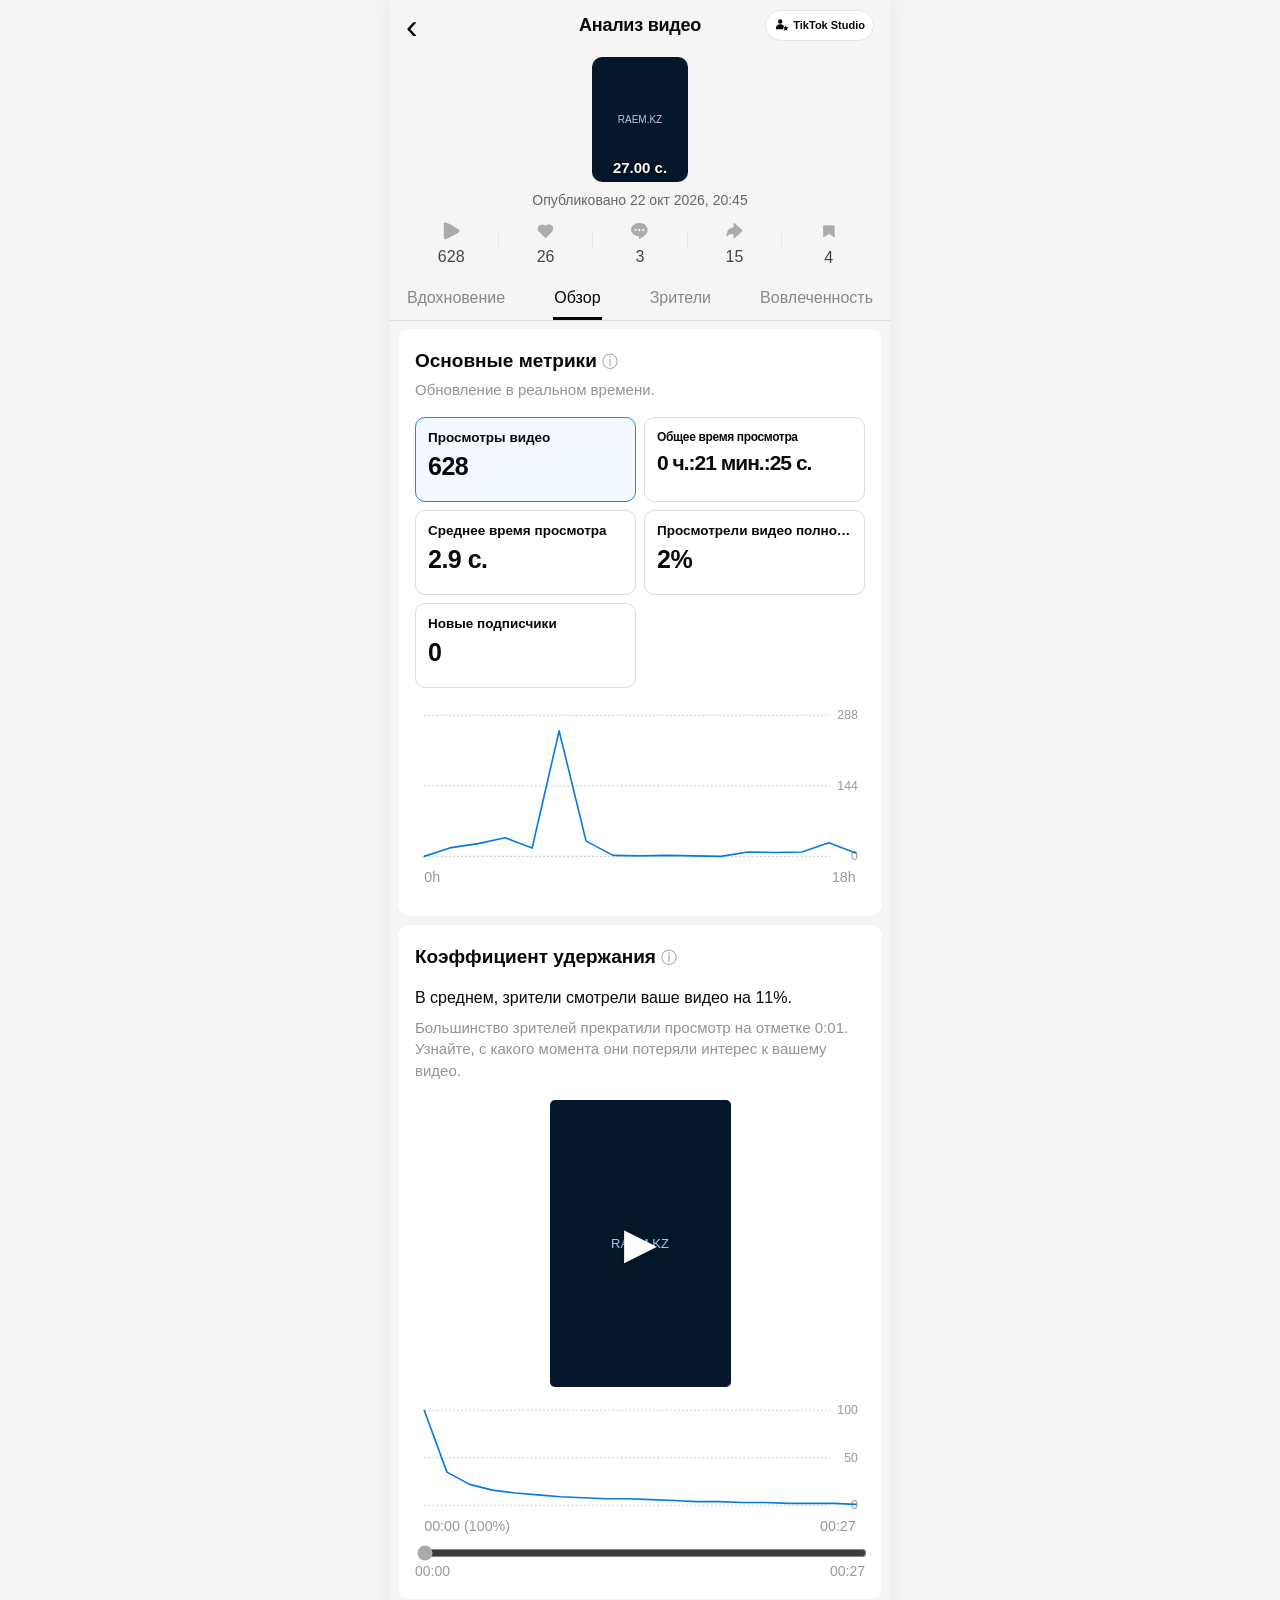
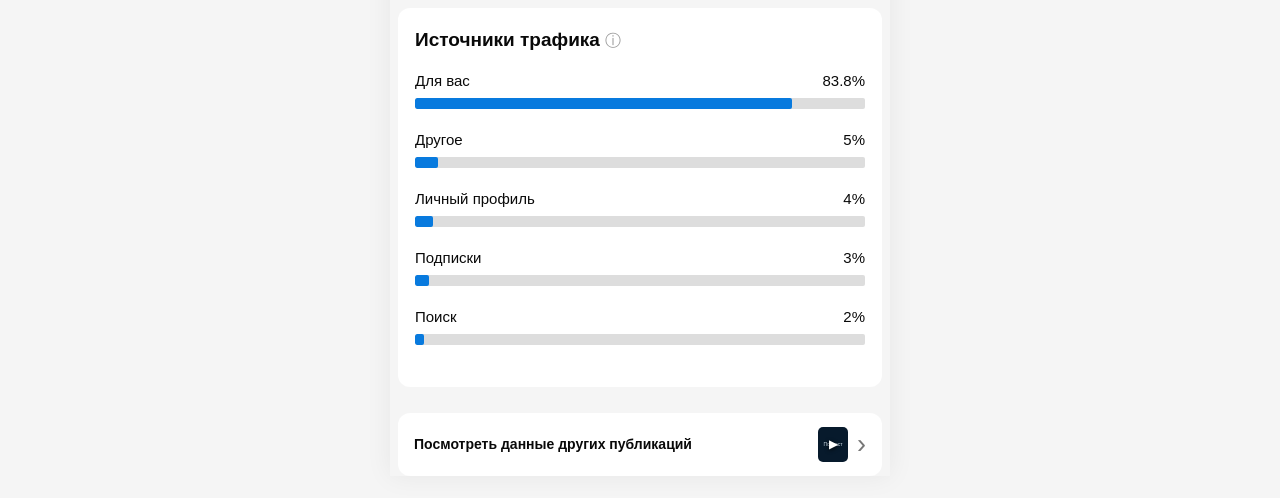
<file: index.html>
<!doctype html><html lang="ru"><head><meta charset="UTF-8"><meta name="viewport" content="width=device-width,initial-scale=1,viewport-fit=cover"><meta name="theme-color" content="#f5f5f5"><title>Анализ видео — TikTok Studio</title><link rel="stylesheet" href="style.css?v=20261025-78"><style>.metric.total-watch-metric .value,.metric.total-watch-metric .value[style]{font-size:21px!important;letter-spacing:-1px!important}.metric.total-watch-metric .name{font-size:12px!important;letter-spacing:-.35px!important;overflow:visible!important;text-overflow:clip!important;white-space:nowrap!important}.metrics .metric .name{font-weight:550!important}.nav{justify-content:center!important;gap:clamp(7px,2.1vw,13px)!important;padding-left:5px!important;padding-right:5px!important}.nav .tab{flex:0 0 auto!important;padding-left:2px!important;padding-right:2px!important}.nav{justify-content:space-between!important;gap:0!important;padding-left:8px!important;padding-right:8px!important}.nav .tab{flex:0 1 auto!important;padding-left:1px!important;padding-right:1px!important}.nav{padding-left:16px!important;padding-right:16px!important}.gender-wrap{margin-top:18px!important;margin-bottom:20px!important}.gender{width:190px!important;height:95px!important;border-radius:190px 190px 0 0!important}.gender-center{left:32px!important;width:126px!important;height:63px!important;border-radius:126px 126px 0 0!important}.top,.floating-chrome .top{height:50px!important}.videohead .actions .action .ui-icon{width:19px!important;height:19px!important}.videohead .actions .action-bookmark .ui-icon{width:16px!important;height:21px!important}</style></head><body><div id="app"></div><script src="analytics-v18.js?v=20261025-78"></script></body></html>
</file>
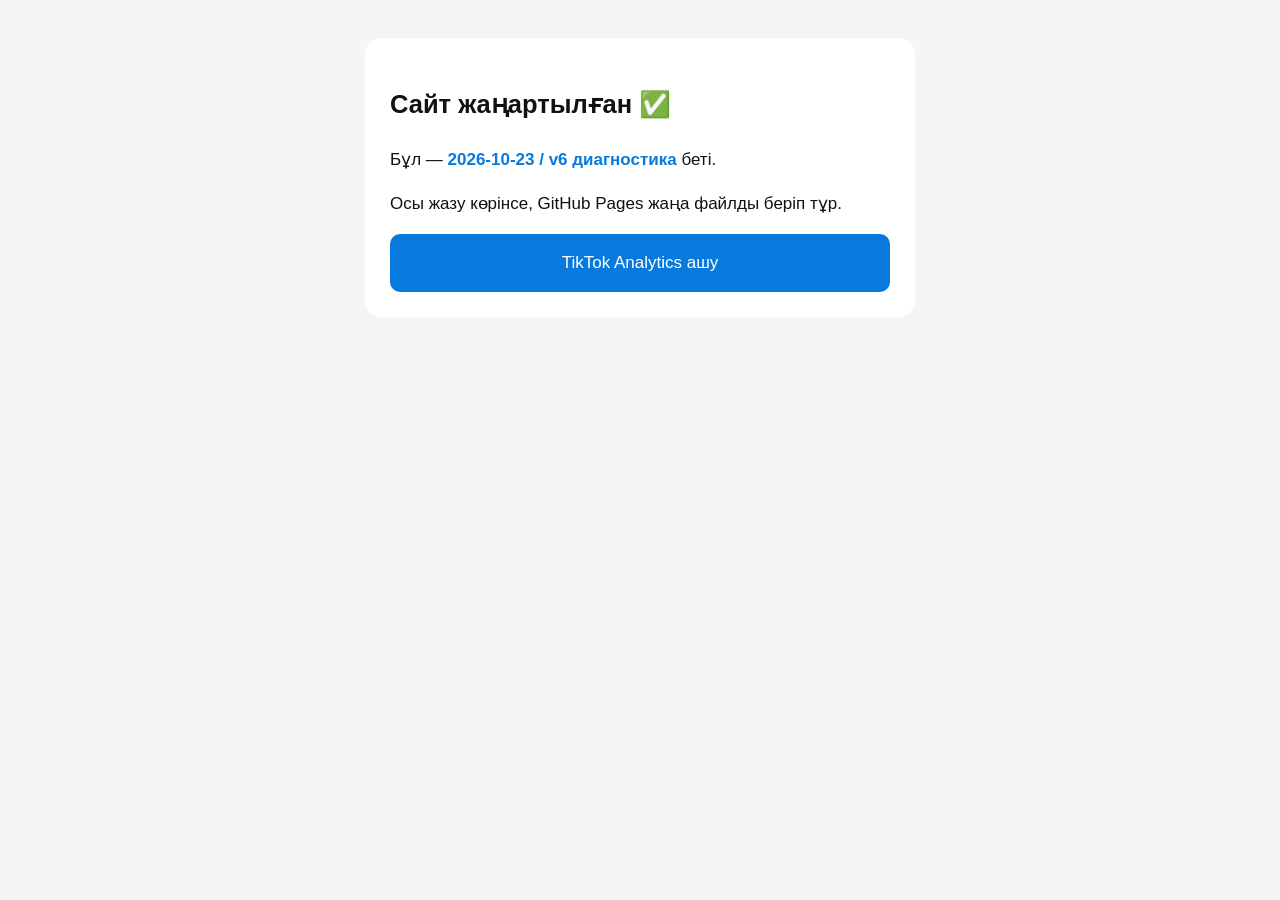
<file: check.html>
<!doctype html><html lang="kk"><head><meta charset="utf-8"><meta name="viewport" content="width=device-width, initial-scale=1"><meta http-equiv="Cache-Control" content="no-store"><title>GitHub Pages тексеру</title><style>body{font:17px -apple-system,Arial;background:#f5f5f5;color:#111;padding:30px;line-height:1.6}main{max-width:500px;margin:auto;background:white;border-radius:16px;padding:25px}strong{color:#087ade}a{display:block;background:#087ade;color:white;text-decoration:none;padding:15px;border-radius:10px;text-align:center}</style></head><body><main><h2>Сайт жаңартылған ✅</h2><p>Бұл — <strong>2026-10-23 / v6 диагностика</strong> беті.</p><p>Осы жазу көрінсе, GitHub Pages жаңа файлды беріп тұр.</p><a href="./index.html?fresh=20261023-6">TikTok Analytics ашу</a></main></body></html>
</file>
<file: style.css>
:root{--blue:#087ade;--background:#f5f5f5;--muted:#8b8b8b}*{box-sizing:border-box}html{-webkit-text-size-adjust:100%}body{margin:0;background:var(--background);color:#090909;font-family:-apple-system,BlinkMacSystemFont,"Segoe UI",Arial,sans-serif}.app{max-width:500px;min-height:100vh;margin:0 auto}.top{height:62px;display:grid;grid-template-columns:minmax(32px,1fr) auto minmax(115px,1fr);align-items:center;gap:7px;padding:0 16px}.top h1{text-align:center;font-size:20px;font-weight:750;white-space:nowrap;margin:0;letter-spacing:-.3px}.back{background:none;border:0;font-size:35px;line-height:1;color:#090909;padding:0;justify-self:start}.studio{justify-self:end;white-space:nowrap;font-size:12px;background:#fff;border:1px solid #e5e5e5;border-radius:30px;padding:9px 10px}.videohead{text-align:center;padding:7px 14px 2px}.cover{width:89px;height:142px;display:block;margin:0 auto;object-fit:cover;border-radius:9px;background:#06172b}.empty-cover{display:flex;flex-direction:column;align-items:center;justify-content:center;gap:6px;color:#b6cce0}.empty-cover span{font-size:23px}.empty-cover small{font-size:10px;line-height:1.3;overflow-wrap:anywhere;padding:0 6px}.photo-tools{display:flex;justify-content:center;gap:12px;align-items:center;margin:6px 0}.quick-photo,.clear-photo{cursor:pointer;background:transparent;border:0;padding:5px 3px;color:#747474;font-size:12px;text-decoration:underline;text-underline-offset:3px}.clear-photo{color:#ad5555}.posted{font-size:14px;color:#727272;margin:9px 0}.posted:empty{display:none}.actions{display:flex;justify-content:space-around;margin:14px 0 6px}.action{font-size:23px;color:#aaa;min-width:40px}.action div{font-size:15px;color:#444;margin-top:5px}.nav{display:flex;align-items:stretch;justify-content:space-between;background:var(--background);position:sticky;top:0;z-index:5;border-bottom:1px solid #ddd;padding:0 7px}.tab{border:0;border-bottom:3px solid transparent;background:none;color:#888;padding:14px 2px 10px;font-size:clamp(12px,3.6vw,16px);white-space:nowrap;cursor:pointer}.tab.active{color:#070707;border-bottom-color:#070707}.content{padding:8px}.card{padding:20px 17px;background:#fff;border-radius:12px;margin-bottom:9px}.card h2{font-size:19px;line-height:1.25;font-weight:730;margin:0 0 17px}.info{font-size:16px;color:#999;font-weight:400;white-space:nowrap}.sub{font-size:15px;line-height:1.4;margin:-11px 0 17px}.muted,.hint{color:#939393}.hint{font-size:15px;line-height:1.45;margin:7px 0 13px}.metrics{display:grid;grid-template-columns:repeat(2,minmax(0,1fr));gap:8px;margin-bottom:16px}.metric{min-height:85px;border:1px solid #ddd;border-radius:10px;padding:12px;min-width:0}.metric.selected{border-color:#1786fa;background:#f3f8ff}.metric .name{font-size:13.5px;white-space:nowrap;overflow:hidden;text-overflow:ellipsis}.metric .value{font-size:25px;line-height:1.25;font-weight:750;margin-top:6px;white-space:nowrap;letter-spacing:-.5px}.metric .value[style]{font-size:clamp(12px,3.4vw,17px)!important;letter-spacing:-.65px!important}.chart-wrap{position:relative;margin:8px 0}.chart{display:block;width:100%;height:auto;overflow:visible}.chart-detail{font-size:12px;text-align:center;color:#8b8b8b;background:#f8faff;border-radius:5px;padding:5px;margin:4px 8px}.chart-point{cursor:pointer;touch-action:manipulation}.retention-summary{font-size:16px;line-height:1.5}.preview{display:block;width:181px;height:287px;object-fit:cover;margin:18px auto 12px;border-radius:5px;background:#06172b}.scrubber{display:block;width:100%;margin-top:7px;accent-color:#aaa}.scrubrow{display:flex;justify-content:space-between;color:#999;font-size:14px}.barrow{margin:20px 0 22px}.barlabel{display:flex;justify-content:space-between;gap:12px;font-size:15px;margin-bottom:9px}.barlabel span:last-child{white-space:nowrap}.track{width:100%;height:11px;background:#ddd;border-radius:2px;overflow:hidden}.fill{height:100%;background:var(--blue);border-radius:2px}.pair{margin:24px 0}.pairnums,.pairnames{display:flex;justify-content:space-between;gap:12px}.pairnums{font-size:17px;margin-bottom:10px}.pairnames{font-size:14px;margin-top:8px}.pairtrack{display:flex;gap:2px;height:12px;overflow:hidden;border-radius:2px}.pairtrack i:first-child{background:var(--blue)}.pairtrack i:last-child{background:#80b9eb}.pairtrack i{display:block;height:100%}.gender-wrap{display:flex;justify-content:center;margin:22px auto 25px}.gender{position:relative;width:210px;height:105px;border-radius:210px 210px 0 0;background:conic-gradient(from 270deg at 50% 100%,#087ade 0deg 151.2deg,#fff 151.2deg 152deg,#80b9eb 152deg 179deg,#cee7ff 179deg 180deg,transparent 180deg)}.gender-center{position:absolute;bottom:0;left:35px;width:140px;height:70px;background:white;border-radius:140px 140px 0 0}.glegend{display:flex;justify-content:space-between;border-bottom:1px solid #eee;padding:13px 0;font-size:16px}.glegend:last-child{border-bottom:0}.glegend b{font-weight:500}.dot{display:inline-block;width:9px;height:9px;border-radius:50%;margin-right:11px}.empty-comments{text-align:left;color:#969696;font-size:15px;line-height:1.5}.empty-comments .empty-icon{display:none}.empty-comments p{margin:3px 0}.likes-preview{margin:15px auto}.likes-preview .preview{margin:0 auto}.likes-footer{color:#aaa;font-size:12px;text-align:center}.editor{margin:10px;background:white;border-radius:12px;padding:17px}.editor summary{font-size:15px;font-weight:650;cursor:pointer}.editor p{font-size:13px;color:#777}.editrow{display:flex;flex-direction:column;gap:6px;margin:12px 0;font-size:14px}.editrow input{width:100%;min-width:0;padding:10px;border:1px solid #ddd;border-radius:7px;font-size:16px}.save{width:100%;border:0;border-radius:8px;background:var(--blue);color:white;font-weight:bold;padding:12px}select{font:inherit;border:1px solid #ddd;border-radius:8px;padding:7px}@media(max-width:375px){.top{padding:0 10px}.top h1{font-size:18px}.studio{font-size:11px;padding:8px}.metric{padding:9px}.metric .value{font-size:23px}.card{padding:18px 14px}}@media(min-width:700px){.app{box-shadow:0 0 25px #00000010}}
.other-publications{display:flex;align-items:center;gap:9px;margin:9px 8px 22px;padding:14px 16px;background:white;border-radius:12px;min-height:58px}.other-label{font-size:14px;font-weight:600;line-height:1.2;flex:1}.other-thumbs{display:flex;gap:5px}.other-video{width:30px;height:35px;padding:0;border:0;border-radius:5px;overflow:hidden;background:#071a2c;color:#d7e6f2;cursor:pointer}.other-video img{display:block;width:100%;height:100%;object-fit:cover}.other-video span{display:flex;align-items:center;justify-content:center;width:100%;height:100%;font-size:5px;overflow:hidden;overflow-wrap:anywhere}.other-arrow{font-size:27px;color:#777;font-weight:300;line-height:1}

/* Match TikTok native retention/likes preview */
.video-preview{position:relative;width:181px;height:287px;margin:18px auto 12px}.video-preview .preview{margin:0;width:100%;height:100%;object-fit:cover}.preview-empty{background:#06172b;color:#a0c9ec;display:flex;align-items:center;justify-content:center;text-align:center;padding:14px;font-size:13px}.preview-play{position:absolute;left:50%;top:50%;transform:translate(-50%,-50%);font-size:43px;color:#fff;text-shadow:0 2px 6px #0005;pointer-events:none}.likes-preview .video-preview{margin:0 auto}.likes-scrubber{margin-top:4px}.chart-detail[hidden]{display:none!important}

.chart-tooltip{position:absolute;top:27%;transform:translateX(-50%);background:#fff;border:1px solid #e4e4e4;border-radius:10px;box-shadow:0 2px 8px #0000000c;min-width:48px;text-align:center;z-index:2;overflow:hidden;pointer-events:none}.chart-tooltip[hidden]{display:none}.tip-time,.tip-value{display:block;padding:7px 10px;font-size:13px;white-space:nowrap}.tip-time{border-bottom:1px solid #eee}.tip-value{font-weight:500}

/* Show white play symbol on every video cover */
.videohead .cover{position:relative}.videohead{position:relative}.videohead .cover:not(.empty-cover){filter:none}.cover-frame{position:relative;width:89px;height:142px;margin:0 auto}.cover-frame .cover{width:100%;height:100%}.cover-play{position:absolute;inset:0;display:grid;place-items:center;color:white;font-size:35px;text-shadow:0 2px 5px #0007;pointer-events:none}

/* Play markers on images without changing uploaded photos */
.videohead:has(img.cover)::after{content:'▶';position:absolute;top:61px;left:50%;transform:translateX(-50%);color:#fff;font-size:35px;text-shadow:0 2px 5px #0009;pointer-events:none}.other-video{position:relative}.other-video::after{content:'▶';position:absolute;top:50%;left:50%;transform:translate(-50%,-50%);color:#fff;font-size:12px;text-shadow:0 1px 4px #000c;pointer-events:none}.video-preview .preview-play{display:block}

.video-cover-wrap{width:89px;height:142px;margin:0 auto;position:relative}.video-cover-wrap .cover{width:100%;height:100%}.cover-duration{position:absolute;bottom:7px;left:0;right:0;color:#fff;font-size:17px;font-weight:600;text-shadow:0 1px 4px #000b;text-align:center}.posted{display:block;margin:10px 0 13px;font-size:14px;color:#666}.videohead .actions{margin-top:12px}

/* v21: reference-sized video header */
.video-cover-wrap{width:96px;height:153px;margin:0 auto;position:relative}
.video-cover-wrap .cover{width:100%;height:100%;border-radius:10px}
.video-cover-wrap::after{content:"▶";position:absolute;left:50%;top:48%;transform:translate(-50%,-50%);font-size:28px;line-height:1;color:#fff;text-shadow:0 2px 8px #0009;pointer-events:none;z-index:2}
.video-cover-wrap .empty-cover>span{display:none}
.videohead:has(img.cover)::after{content:none}
.cover-duration{bottom:7px;font-size:15px;z-index:3}
.top h1{font-size:18px;font-weight:700;letter-spacing:-.25px}
.studio{font-size:12px;font-weight:650}
@media(max-width:375px){.top h1{font-size:17px}.studio{font-size:11px;font-weight:650}}

/* v22: TikTok top cover has no play icon; reduce vertical proportion */
.video-cover-wrap{width:96px;height:125px}
.video-cover-wrap::after{content:none!important;display:none!important}
.video-cover-wrap .empty-cover>span{display:none!important}
.video-cover-wrap .cover{height:100%;object-fit:cover}
.cover-duration{bottom:6px}

/* SVG icons matched to TikTok analytics silhouette */
.ui-icon{display:block;width:24px;height:24px;fill:currentColor;flex:none}.studio{display:inline-flex;align-items:center;gap:5px;font-weight:650}.studio .ui-icon{height:19px;width:19px;color:#080808}.action{display:flex;flex-direction:column;align-items:center;justify-content:center;gap:4px;font-size:16px;color:#ababab}.action .ui-icon{width:24px;height:24px}.action div{font-size:16px;margin-top:3px;color:#444}

/* TikTok analytics: subtle separators between five metrics */
.actions{display:grid;grid-template-columns:repeat(5,minmax(0,1fr));align-items:center}.action{position:relative;min-width:0}.action:not(:last-child)::after{content:"";position:absolute;right:0;top:6px;width:1px;height:27px;background:#e3e3e3;pointer-events:none}

/* Finer, shorter TikTok metric separators */
.action:not(:last-child)::after{width:.5px;height:17px;top:10px;background:#e8e8e8}

/* v29: scale down analytics icons to match TikTok reference */
.action .ui-icon{width:20px;height:20px}
.studio .ui-icon{width:17px;height:17px}

/* Compact the total-viewers card to match TikTok spacing */
.card:has(.viewer-total-count){padding-top:13px;padding-bottom:12px}
.card:has(.viewer-total-count) h2{margin-bottom:7px}
.viewer-total-count{font-size:30px;font-weight:750;line-height:1.12}
.viewer-total-note{margin:4px 0 0!important;line-height:1.3}

/* Reference: compact total-viewers card with blue daily change */
.card:has(.viewer-total-count){padding:15px 14px 14px}
.card:has(.viewer-total-count) h2{margin-bottom:5px;line-height:1.22}
.viewer-total-count{font-size:34px;font-weight:750;line-height:1.1;color:#080808}
.viewer-total-note{display:flex;align-items:center;gap:6px;margin:8px 0 0!important;font-size:13px;line-height:1.25;white-space:normal}
.viewer-change-icon{display:inline-flex;align-items:center;justify-content:center;flex:none;width:16px;height:16px;border-radius:50%;background:#087add;color:white;font-weight:700;font-size:13px;line-height:1}
.viewer-change-number{color:#087add;font-weight:700}
.viewer-change-description{color:#aaa}

/* v34 compact TikTok comparison indicator */
.viewer-total-note{font-size:11px!important;gap:4px!important;margin-top:5px!important;line-height:1.15!important}
.viewer-change-icon{width:13px!important;height:13px!important;font-size:10px!important}
.viewer-change-number{font-size:12px!important;font-weight:700}
.viewer-change-description{font-size:11px!important;color:#aaa}

.viewer-total-note{font-size:12px;gap:4px}.viewer-total-note.is-zero{color:#a7a7a7}.viewer-change-zero{font-size:12px;font-weight:400;color:#a7a7a7}.viewer-total-note.is-positive .viewer-change-number{font-size:13px}.viewer-change-description{font-size:12px}

/* Single native two-stage sticky header: title sticks first; tabs stick after reaching it. */
html{height:auto;overflow-x:clip;overflow-y:visible}body{height:auto;overflow:visible}
#app>.app{height:auto;overflow:visible;min-height:100vh}
#app>.app>.top{height:50px;position:sticky;top:0;z-index:30;background:#f5f5f5}
#app>.app>.nav{position:sticky;top:50px;z-index:29;background:#f5f5f5}
.top .studio{font-size:11px;padding:7px 8px;gap:4px;border-radius:24px}
.top .studio .ui-icon{width:15px;height:15px}
@media(max-width:375px){.top .studio{font-size:10px;padding:6px 7px}.top .studio .ui-icon{width:14px;height:14px}}
</file>
